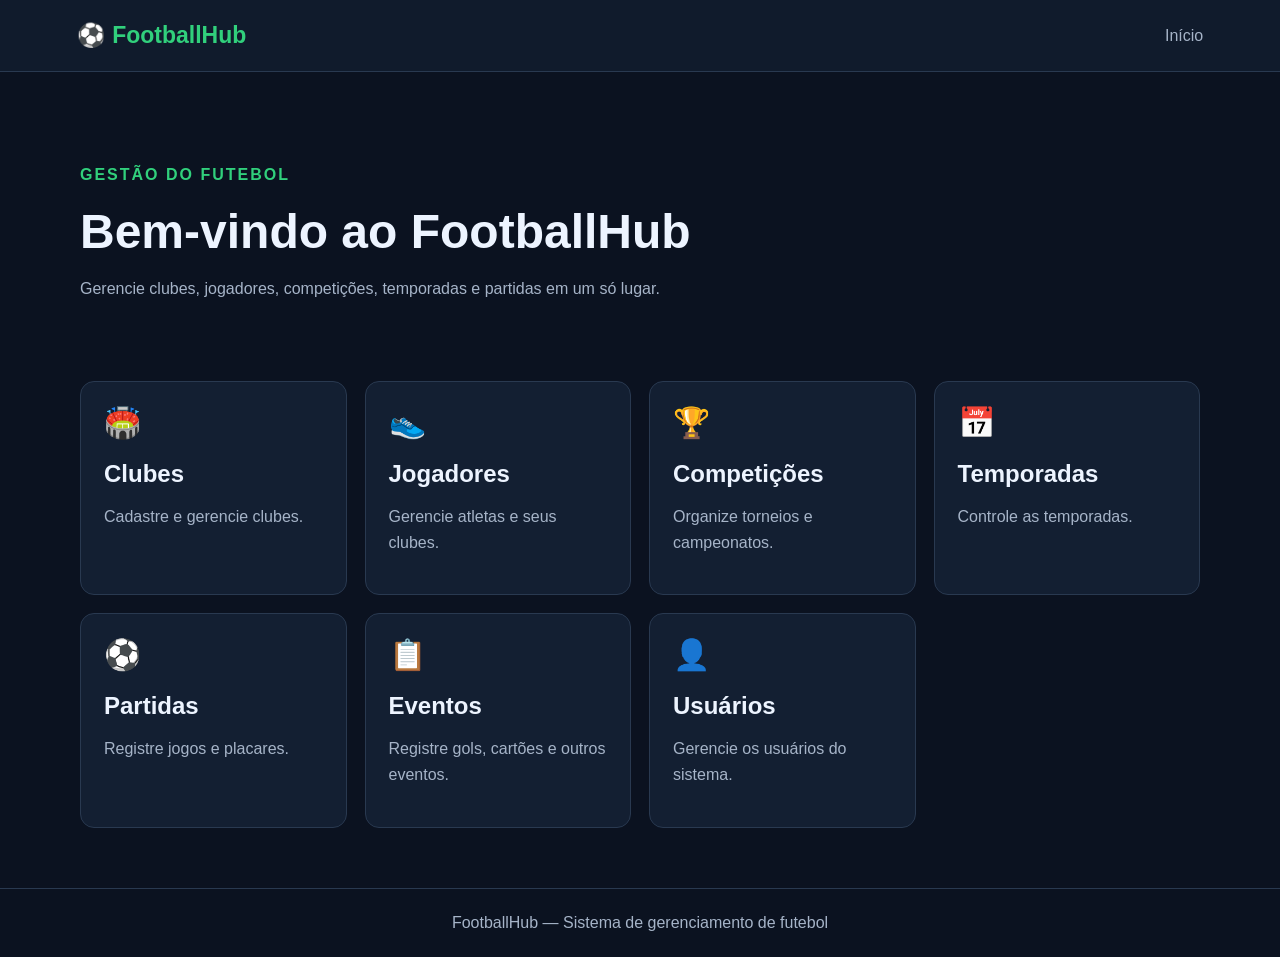
<file: index.html>
<!DOCTYPE html>
<html lang="pt-BR">
<head>
    <meta charset="UTF-8">
    <meta name="viewport" content="width=device-width, initial-scale=1.0">
    <title>FootballHub | Início</title>
    <link rel="stylesheet" href="style.css">
</head>
<body>
    <header class="topo">
        <a class="logo" href="index.html">⚽ FootballHub</a>
        <nav><a href="index.html">Início</a></nav>
    </header>

    <main class="container">
        <section class="hero">
            <p class="etiqueta">GESTÃO DO FUTEBOL</p>
            <h1>Bem-vindo ao FootballHub</h1>
            <p>Gerencie clubes, jogadores, competições, temporadas e partidas em um só lugar.</p>
        </section>

        <section class="cards">
            <a class="card" href="clubes.html"><span>🏟️</span><h2>Clubes</h2><p>Cadastre e gerencie clubes.</p></a>
            <a class="card" href="jogadores.html"><span>👟</span><h2>Jogadores</h2><p>Gerencie atletas e seus clubes.</p></a>
            <a class="card" href="competicoes.html"><span>🏆</span><h2>Competições</h2><p>Organize torneios e campeonatos.</p></a>
            <a class="card" href="temporadas.html"><span>📅</span><h2>Temporadas</h2><p>Controle as temporadas.</p></a>
            <a class="card" href="partidas.html"><span>⚽</span><h2>Partidas</h2><p>Registre jogos e placares.</p></a>
            <a class="card" href="eventos.html"><span>📋</span><h2>Eventos</h2><p>Registre gols, cartões e outros eventos.</p></a>
            <a class="card" href="usuarios.html"><span>👤</span><h2>Usuários</h2><p>Gerencie os usuários do sistema.</p></a>
        </section>
    </main>

    <footer>FootballHub — Sistema de gerenciamento de futebol</footer>
</body>
</html>
</file>
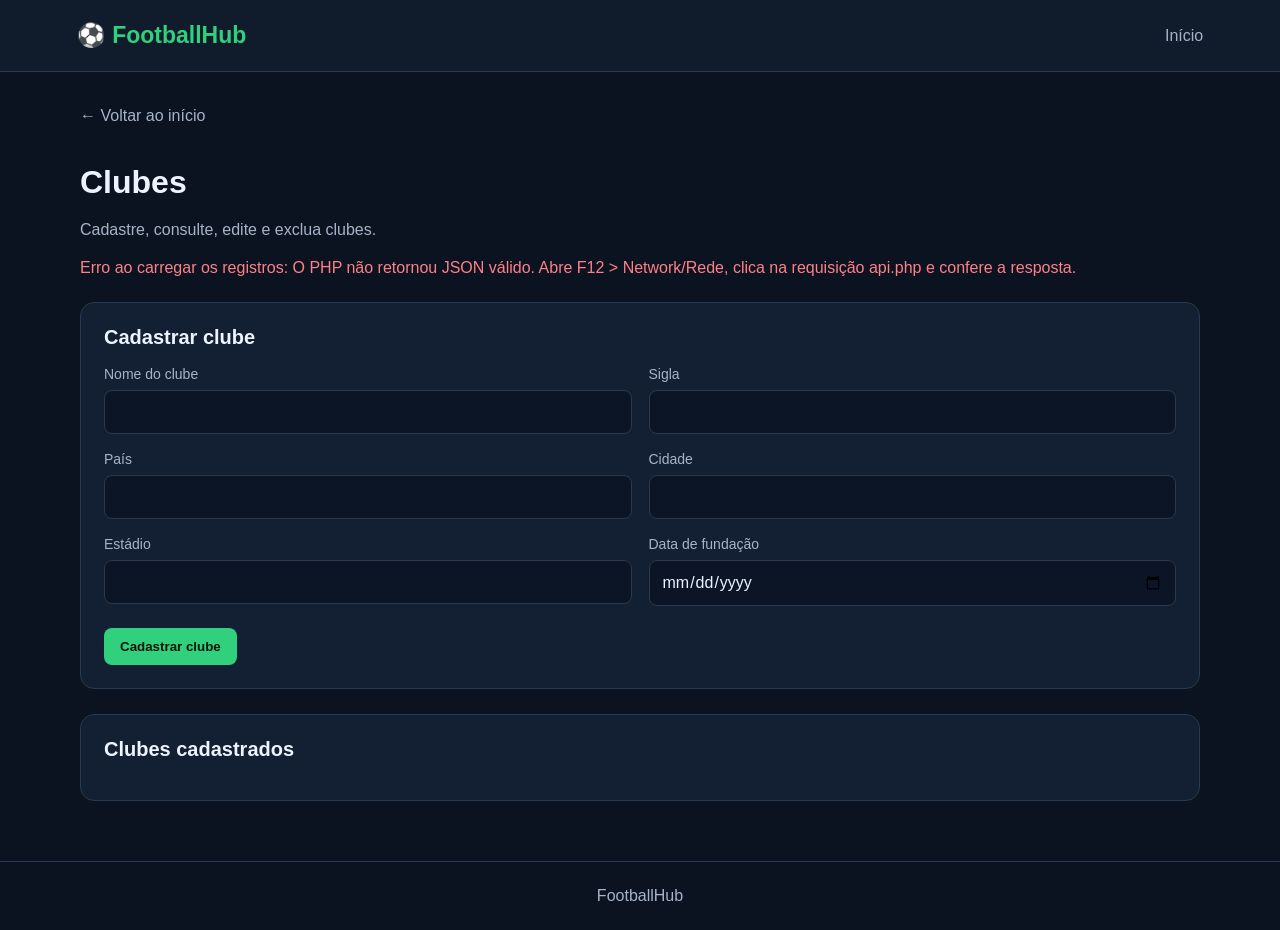
<file: clubes.html>
<!DOCTYPE html>
<html lang="pt-BR">
<head>
    <meta charset="UTF-8">
    <meta name="viewport" content="width=device-width, initial-scale=1.0">
    <title>Clubes | FootballHub</title>
    <link rel="stylesheet" href="style.css">
    <script src="script.js" defer></script>
</head>
<body>
<header class="topo">
    <a class="logo" href="index.html">⚽ FootballHub</a>
    <nav><a href="index.html">Início</a></nav>
</header>
<main class="container" data-resource="clubes">
    <a class="voltar" href="index.html">← Voltar ao início</a>
    <h1>Clubes</h1>
    <p>Cadastre, consulte, edite e exclua clubes.</p>
    <div id="mensagem" class="mensagem" role="status"></div>
    <section class="painel">
        <h2 id="titulo-form">Cadastrar clube</h2>
        <form id="form-registro">
            <div id="campos-form" class="form-grid"></div>
            <div class="acoes">
                <button type="submit" id="btn-salvar">Cadastrar clube</button>
                <button type="button" id="btn-cancelar" class="secundario" hidden>Cancelar edição</button>
            </div>
        </form>
    </section>
    <section class="painel">
        <h2>Clubes cadastrados</h2>
        <div class="tabela-container"><table><thead id="tabela-head"></thead><tbody id="tabela-body"></tbody></table></div>
    </section>
</main>
<footer>FootballHub</footer>
</body>
</html>
</file>
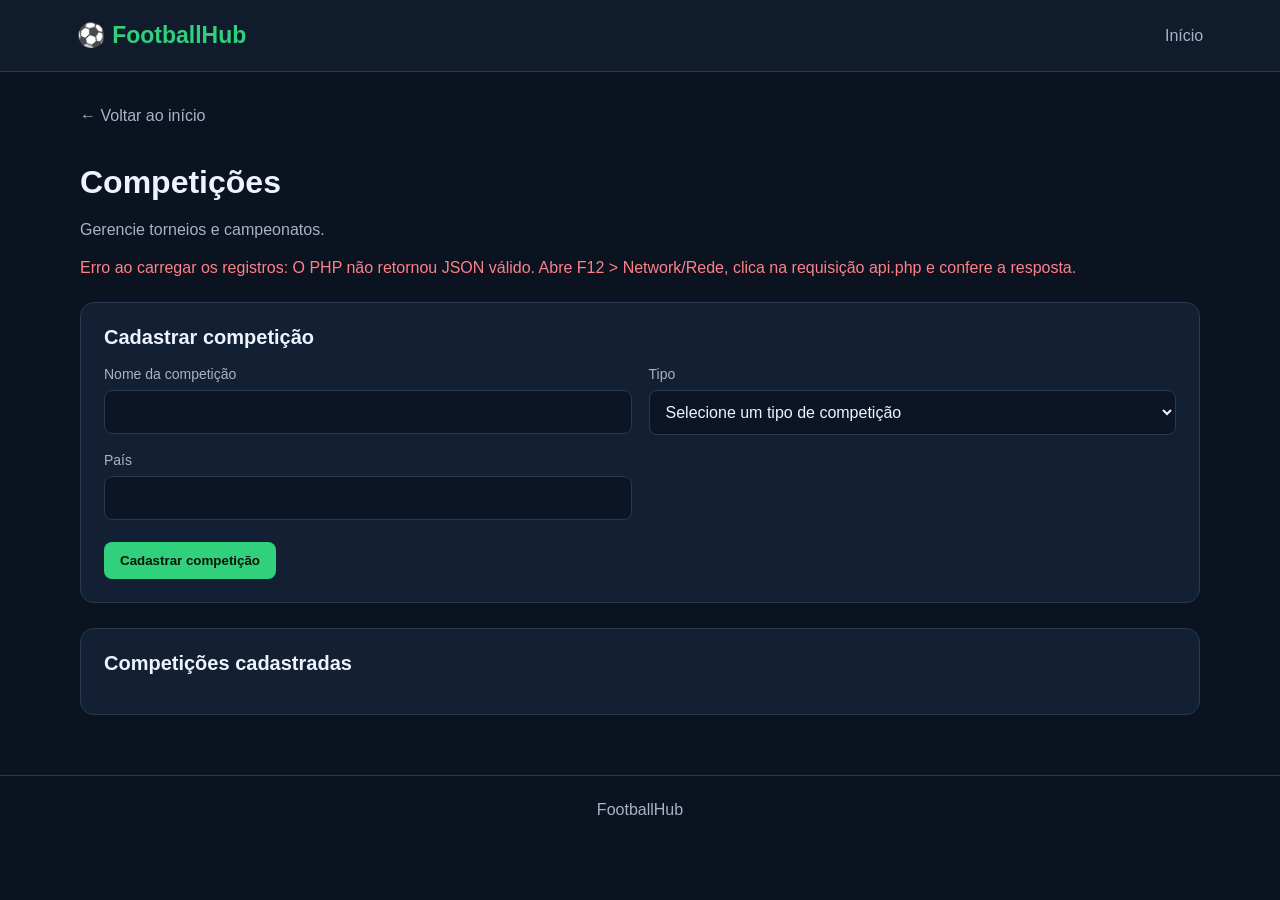
<file: competicoes.html>
<!DOCTYPE html>
<html lang="pt-BR">

<head>
    <meta charset="UTF-8">
    <meta name="viewport" content="width=device-width, initial-scale=1.0">
    <title>Competições | FootballHub</title>
    <link rel="stylesheet" href="style.css">
    <script src="script.js" defer></script>
</head>

<body>
    <header class="topo"><a class="logo" href="index.html">⚽ FootballHub</a>
        <nav><a href="index.html">Início</a></nav>
    </header>
    <main class="container" data-resource="competicoes">
        <a class="voltar" href="index.html">← Voltar ao início</a>
        <h1>Competições</h1>
        <p>Gerencie torneios e campeonatos.</p>
        <div id="mensagem" class="mensagem" role="status"></div>
        <section class="painel">
            <h2 id="titulo-form">Cadastrar competição</h2>
            <form id="form-registro">
                <div id="campos-form" class="form-grid"></div>
                <div class="acoes"><button type="submit" id="btn-salvar">Cadastrar competição</button><button
                        type="button" id="btn-cancelar" class="secundario" hidden>Cancelar edição</button></div>
            </form>
        </section>
        <section class="painel">
            <h2>Competições cadastradas</h2>
            <div class="tabela-container">
                <table>
                    <thead id="tabela-head"></thead>
                    <tbody id="tabela-body"></tbody>
                </table>
            </div>
        </section>
    </main>
    <footer>FootballHub</footer>
</body>

</html>
</file>
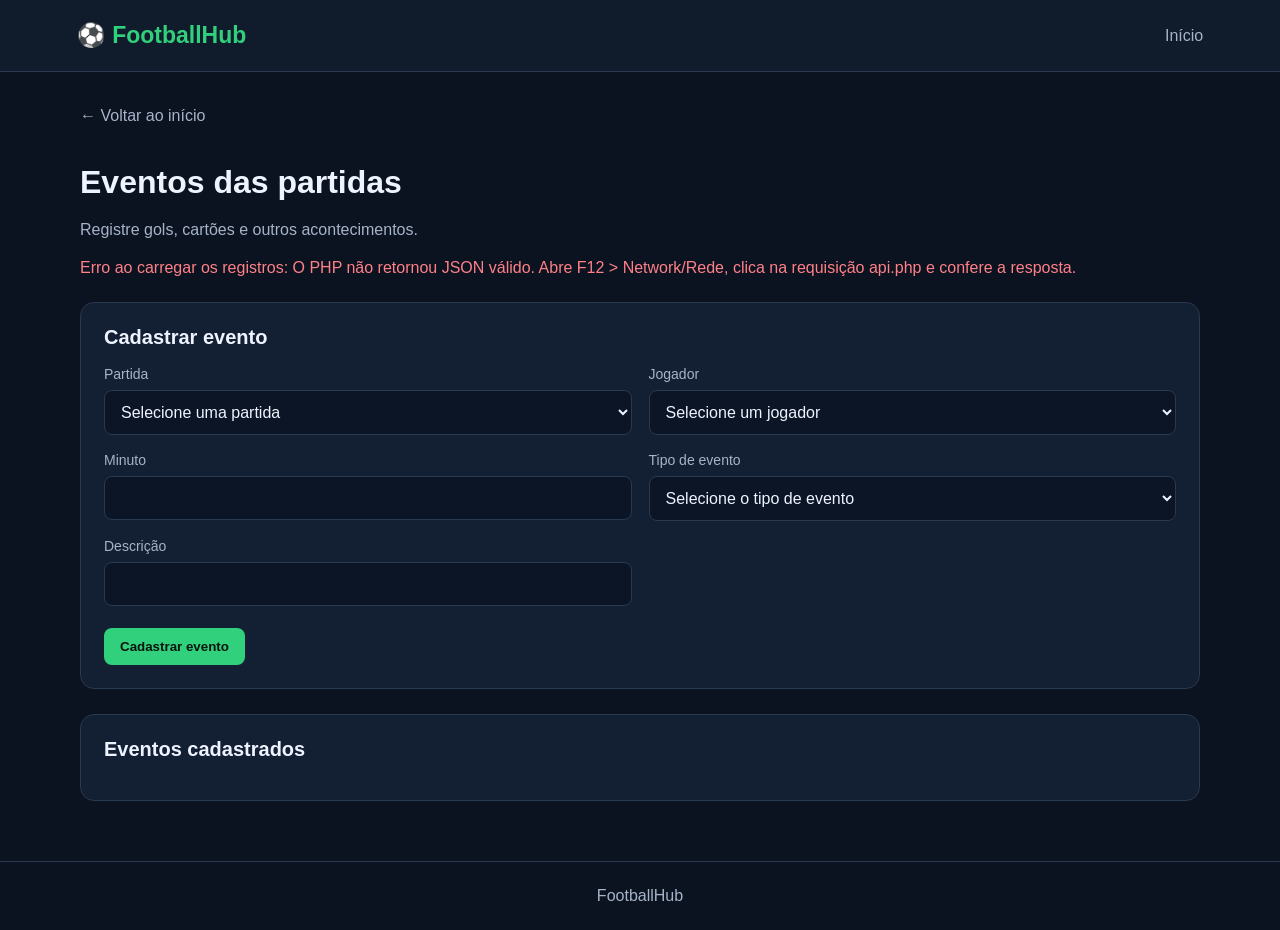
<file: eventos.html>
<!DOCTYPE html>
<html lang="pt-BR">

<head>
    <meta charset="UTF-8">
    <meta name="viewport" content="width=device-width, initial-scale=1.0">
    <title>Eventos da partida | FootballHub</title>
    <link rel="stylesheet" href="style.css">
    <script src="script.js" defer></script>
</head>

<body>
    <header class="topo"><a class="logo" href="index.html">⚽ FootballHub</a>
        <nav><a href="index.html">Início</a></nav>
    </header>
    <main class="container" data-resource="eventos_partida">
        <a class="voltar" href="index.html">← Voltar ao início</a>
        <h1>Eventos das partidas</h1>
        <p>Registre gols, cartões e outros acontecimentos.</p>
        <div id="mensagem" class="mensagem" role="status"></div>
        <section class="painel">
            <h2 id="titulo-form">Cadastrar evento</h2>
            <form id="form-registro">
                <div id="campos-form" class="form-grid"></div>
                <div class="acoes"><button type="submit" id="btn-salvar">Cadastrar evento</button><button type="button"
                        id="btn-cancelar" class="secundario" hidden>Cancelar edição</button></div>
            </form>
        </section>
        <section class="painel">
            <h2>Eventos cadastrados</h2>
            <div class="tabela-container">
                <table>
                    <thead id="tabela-head"></thead>
                    <tbody id="tabela-body"></tbody>
                </table>
            </div>
        </section>
    </main>
    <footer>FootballHub</footer>
</body>

</html>
</file>
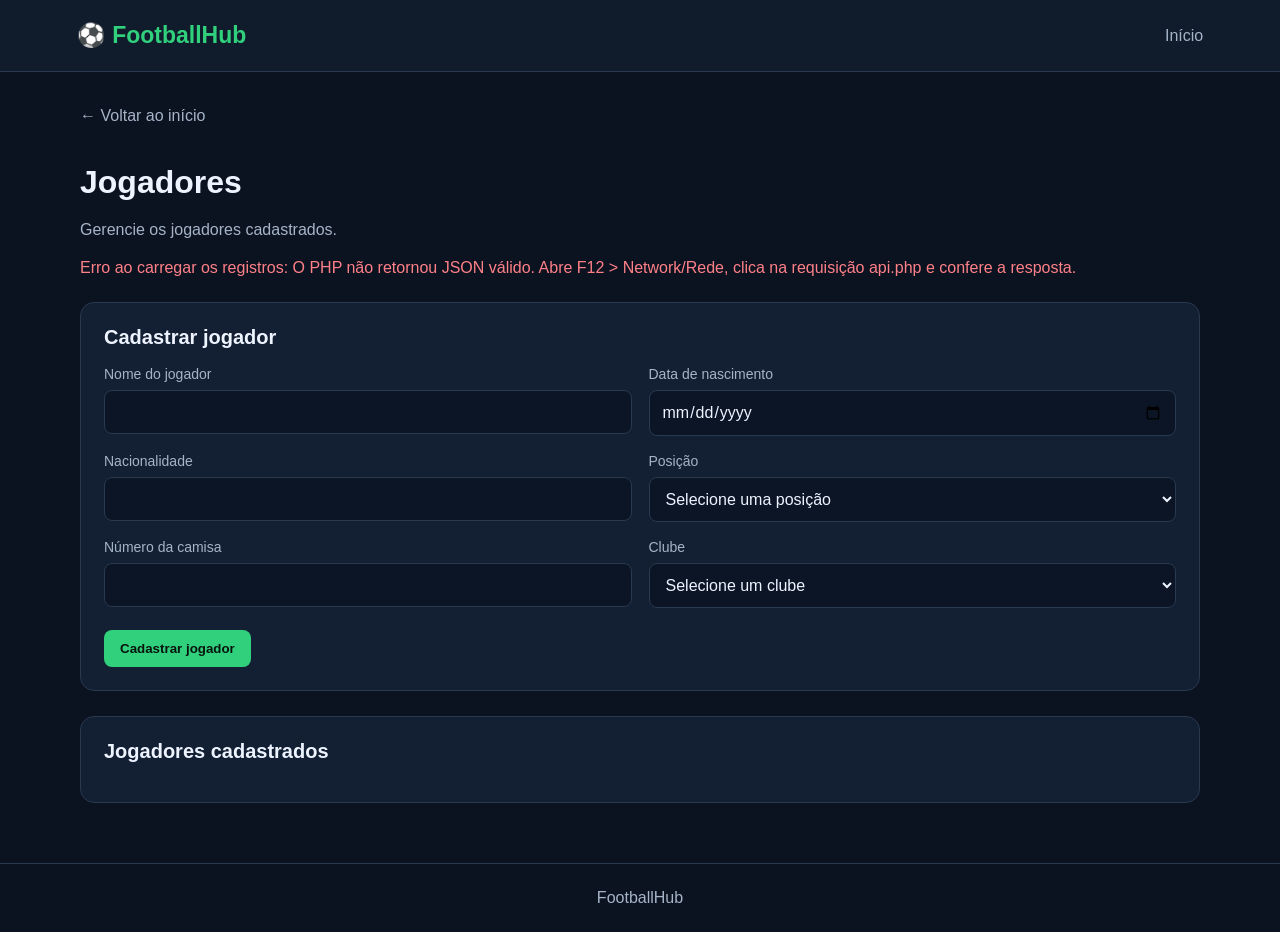
<file: jogadores.html>
<!DOCTYPE html>
<html lang="pt-BR">

<head>
    <meta charset="UTF-8">
    <meta name="viewport" content="width=device-width, initial-scale=1.0">
    <title>Jogadores | FootballHub</title>
    <link rel="stylesheet" href="style.css">
    <script src="script.js" defer></script>
</head>

<body>
    <header class="topo"><a class="logo" href="index.html">⚽ FootballHub</a>
        <nav><a href="index.html">Início</a></nav>
    </header>
    <main class="container" data-resource="jogadores">
        <a class="voltar" href="index.html">← Voltar ao início</a>
        <h1>Jogadores</h1>
        <p>Gerencie os jogadores cadastrados.</p>
        <div id="mensagem" class="mensagem" role="status"></div>
        <section class="painel">
            <h2 id="titulo-form">Cadastrar jogador</h2>
            <form id="form-registro">
                <div id="campos-form" class="form-grid"></div>
                <div class="acoes"><button type="submit" id="btn-salvar">Cadastrar jogador</button><button type="button"
                        id="btn-cancelar" class="secundario" hidden>Cancelar edição</button></div>
            </form>
        </section>
        <section class="painel">
            <h2>Jogadores cadastrados</h2>
            <div class="tabela-container">
                <table>
                    <thead id="tabela-head"></thead>
                    <tbody id="tabela-body"></tbody>
                </table>
            </div>
        </section>
    </main>
    <footer>FootballHub</footer>
</body>

</html>
</file>
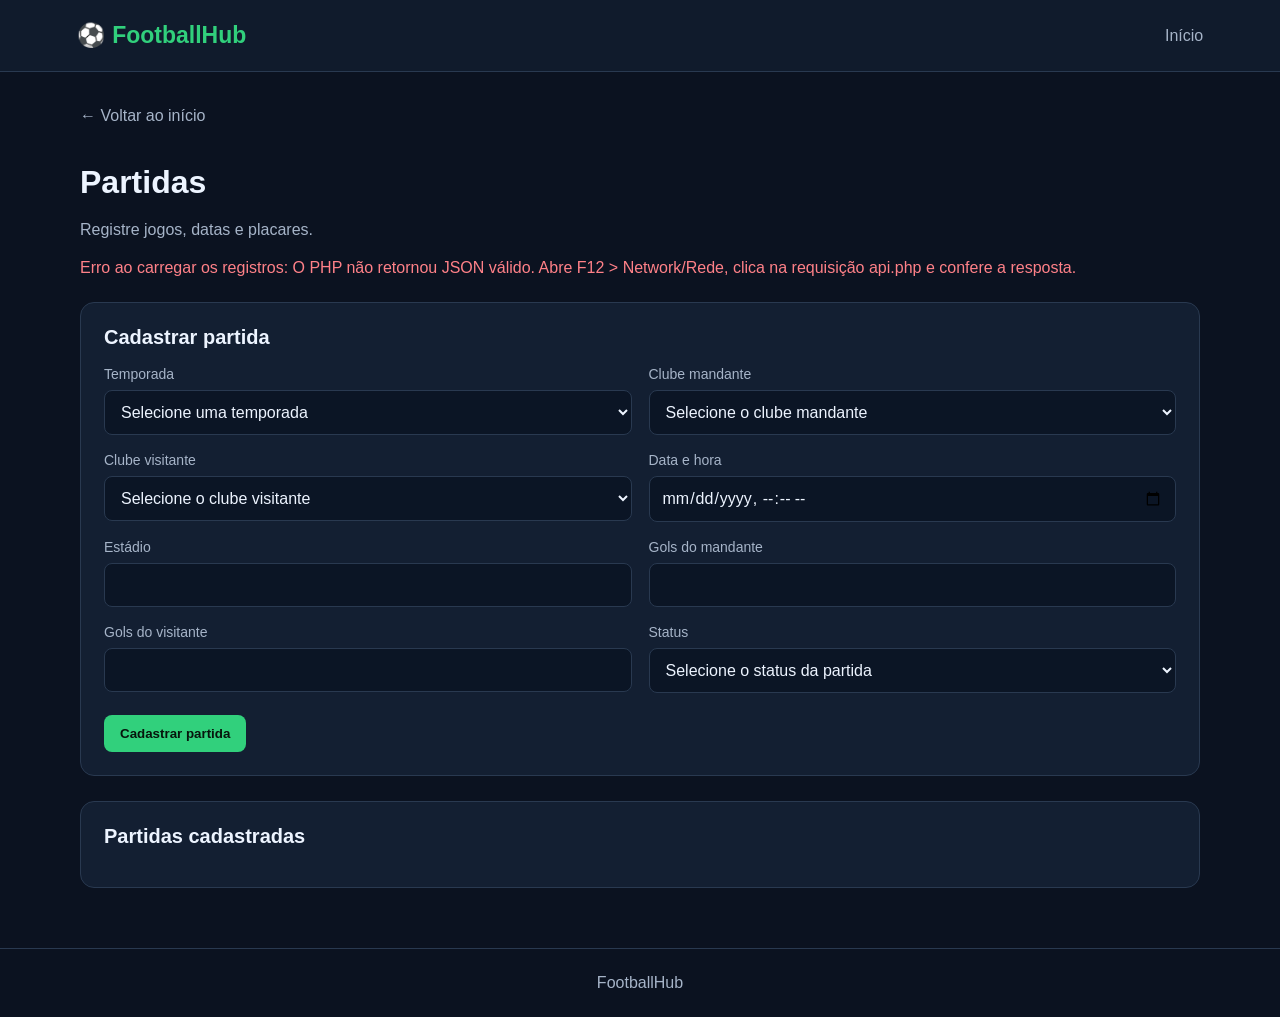
<file: partidas.html>
<!DOCTYPE html>
<html lang="pt-BR">

<head>
    <meta charset="UTF-8">
    <meta name="viewport" content="width=device-width, initial-scale=1.0">
    <title>Partidas | FootballHub</title>
    <link rel="stylesheet" href="style.css">
    <script src="script.js" defer></script>
</head>

<body>
    <header class="topo"><a class="logo" href="index.html">⚽ FootballHub</a>
        <nav><a href="index.html">Início</a></nav>
    </header>
    <main class="container" data-resource="partidas">
        <a class="voltar" href="index.html">← Voltar ao início</a>
        <h1>Partidas</h1>
        <p>Registre jogos, datas e placares.</p>
        <div id="mensagem" class="mensagem" role="status"></div>
        <section class="painel">
            <h2 id="titulo-form">Cadastrar partida</h2>
            <form id="form-registro">
                <div id="campos-form" class="form-grid"></div>
                <div class="acoes"><button type="submit" id="btn-salvar">Cadastrar partida</button><button type="button"
                        id="btn-cancelar" class="secundario" hidden>Cancelar edição</button></div>
            </form>
        </section>
        <section class="painel">
            <h2>Partidas cadastradas</h2>
            <div class="tabela-container">
                <table>
                    <thead id="tabela-head"></thead>
                    <tbody id="tabela-body"></tbody>
                </table>
            </div>
        </section>
    </main>
    <footer>FootballHub</footer>
</body>

</html>
</file>
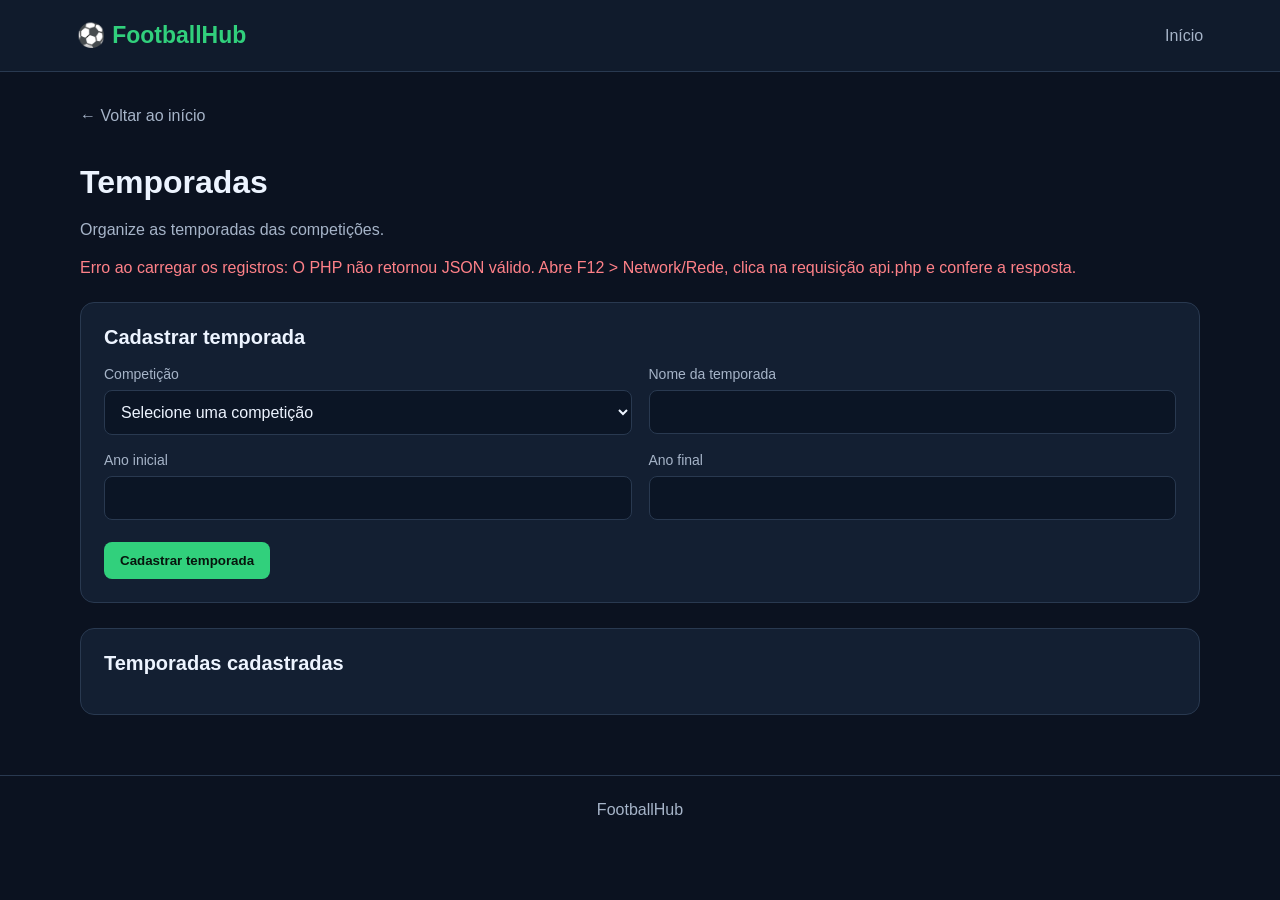
<file: temporadas.html>
<!DOCTYPE html>
<html lang="pt-BR">

<head>
    <meta charset="UTF-8">
    <meta name="viewport" content="width=device-width, initial-scale=1.0">
    <title>Temporadas | FootballHub</title>
    <link rel="stylesheet" href="style.css">
    <script src="script.js" defer></script>
</head>

<body>
    <header class="topo"><a class="logo" href="index.html">⚽ FootballHub</a>
        <nav><a href="index.html">Início</a></nav>
    </header>
    <main class="container" data-resource="temporadas">
        <a class="voltar" href="index.html">← Voltar ao início</a>
        <h1>Temporadas</h1>
        <p>Organize as temporadas das competições.</p>
        <div id="mensagem" class="mensagem" role="status"></div>
        <section class="painel">
            <h2 id="titulo-form">Cadastrar temporada</h2>
            <form id="form-registro">
                <div id="campos-form" class="form-grid"></div>
                <div class="acoes"><button type="submit" id="btn-salvar">Cadastrar temporada</button><button
                        type="button" id="btn-cancelar" class="secundario" hidden>Cancelar edição</button></div>
            </form>
        </section>
        <section class="painel">
            <h2>Temporadas cadastradas</h2>
            <div class="tabela-container">
                <table>
                    <thead id="tabela-head"></thead>
                    <tbody id="tabela-body"></tbody>
                </table>
            </div>
        </section>
    </main>
    <footer>FootballHub</footer>
</body>

</html>
</file>
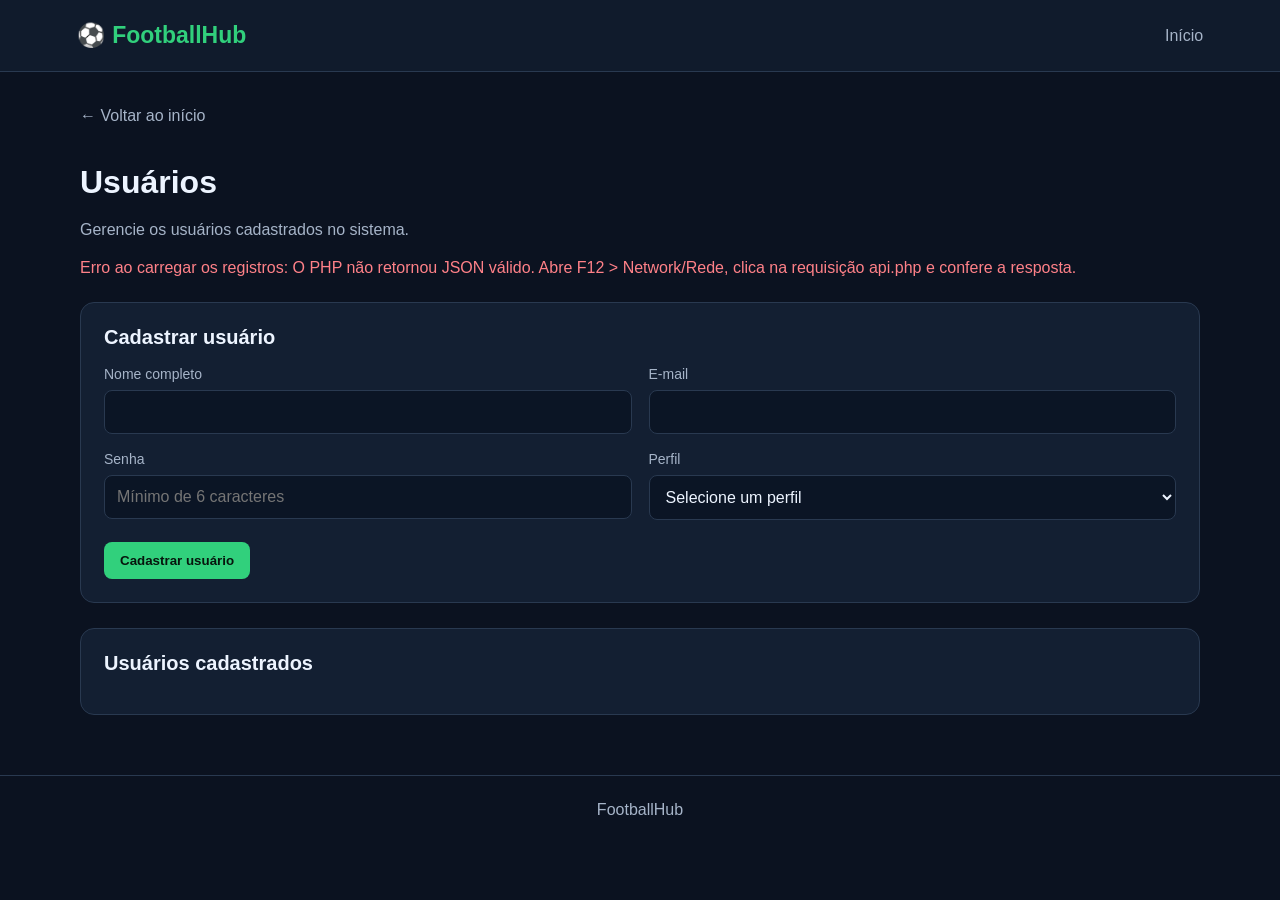
<file: usuarios.html>
<!DOCTYPE html>
<html lang="pt-BR">

<head>
    <meta charset="UTF-8">
    <meta name="viewport" content="width=device-width, initial-scale=1.0">
    <title>Usuários | FootballHub</title>
    <link rel="stylesheet" href="style.css">
    <script src="script.js" defer></script>
</head>

<body>
    <header class="topo"><a class="logo" href="index.html">⚽ FootballHub</a>
        <nav><a href="index.html">Início</a></nav>
    </header>
    <main class="container" data-resource="usuarios">
        <a class="voltar" href="index.html">← Voltar ao início</a>
        <h1>Usuários</h1>
        <p>Gerencie os usuários cadastrados no sistema.</p>
        <div id="mensagem" class="mensagem" role="status"></div>
        <section class="painel">
            <h2 id="titulo-form">Cadastrar usuário</h2>
            <form id="form-registro">
                <div id="campos-form" class="form-grid"></div>
                <div class="acoes"><button type="submit" id="btn-salvar">Cadastrar usuário</button><button type="button"
                        id="btn-cancelar" class="secundario" hidden>Cancelar edição</button></div>
            </form>
        </section>
        <section class="painel">
            <h2>Usuários cadastrados</h2>
            <div class="tabela-container">
                <table>
                    <thead id="tabela-head"></thead>
                    <tbody id="tabela-body"></tbody>
                </table>
            </div>
        </section>
    </main>
    <footer>FootballHub</footer>
</body>

</html>
</file>
<file: style.css>
:root {
    --fundo: #0b1220;
    --painel: #131f32;
    --borda: #293950;
    --verde: #31d07c;
    --texto: #edf4ff;
    --cinza: #a6b4c8;
    --vermelho: #ff626b;
}

* {
    box-sizing: border-box;
}

body {
    margin: 0;
    font-family: Arial, Helvetica, sans-serif;
    background: var(--fundo);
    color: var(--texto);
}

a {
    color: inherit;
    text-decoration: none;
}

.topo {
    min-height: 72px;
    padding: 18px 6%;
    display: flex;
    justify-content: space-between;
    align-items: center;
    gap: 20px;
    background: #101b2c;
    border-bottom: 1px solid var(--borda);
}

.logo {
    font-size: 23px;
    font-weight: bold;
    color: var(--verde);
}

nav a,
.voltar {
    color: var(--cinza);
}

nav a:hover,
.voltar:hover {
    color: var(--verde);
}

.container {
    width: min(1120px, 92%);
    margin: 35px auto 60px;
}

.hero {
    padding: 38px 0;
}

.hero h1 {
    font-size: clamp(30px, 5vw, 48px);
    margin: 12px 0;
}

.hero p {
    color: var(--cinza);
    line-height: 1.7;
}

.etiqueta {
    color: var(--verde) !important;
    font-weight: bold;
    letter-spacing: 2px;
}

.cards {
    display: grid;
    grid-template-columns: repeat(auto-fit, minmax(220px, 1fr));
    gap: 18px;
    margin-top: 25px;
}

.card,
.painel {
    background: var(--painel);
    border: 1px solid var(--borda);
    border-radius: 14px;
    padding: 23px;
}

.card {
    transition: transform .2s, border-color .2s;
}

.card:hover {
    transform: translateY(-4px);
    border-color: var(--verde);
}

.card span {
    font-size: 30px;
}

.card h2 {
    margin-bottom: 8px;
}

.card p,
main>p {
    color: var(--cinza);
    line-height: 1.6;
}

.voltar {
    display: inline-block;
    margin-bottom: 18px;
}

h1 {
    margin-bottom: 8px;
}

.painel {
    margin-top: 25px;
}

.painel h2 {
    margin-top: 0;
    font-size: 20px;
}

.form-grid {
    display: grid;
    grid-template-columns: repeat(2, minmax(0, 1fr));
    gap: 17px;
}

.campo {
    display: flex;
    flex-direction: column;
    gap: 8px;
}

.campo label {
    color: var(--cinza);
    font-size: 14px;
}

input,
select,
textarea {
    width: 100%;
    padding: 12px;
    border: 1px solid var(--borda);
    border-radius: 8px;
    background: #0b1525;
    color: var(--texto);
    font: inherit;
}

input:focus,
select:focus,
textarea:focus {
    outline: 2px solid var(--verde);
    border-color: transparent;
}

.acoes {
    display: flex;
    flex-wrap: wrap;
    gap: 10px;
    margin-top: 22px;
}

button {
    border: 0;
    border-radius: 8px;
    padding: 11px 16px;
    background: var(--verde);
    color: #07150d;
    font-weight: bold;
    cursor: pointer;
}

button:hover {
    filter: brightness(.92);
}

button:disabled {
    opacity: .6;
    cursor: wait;
}

button.secundario {
    background: #34445b;
    color: white;
}

button.perigo {
    background: #572b37;
    color: #ffd9dc;
}

button.pequeno {
    padding: 8px 10px;
    font-size: 12px;
}

.mensagem {
    margin-top: 15px;
}

.mensagem:empty {
    display: none;
}

.mensagem.sucesso {
    color: var(--verde);
}

.mensagem.erro {
    color: #ff8188;
}

.tabela-container {
    overflow-x: auto;
}

table {
    width: 100%;
    border-collapse: collapse;
    min-width: 650px;
}

th,
td {
    padding: 13px 12px;
    text-align: left;
    border-bottom: 1px solid var(--borda);
}

th {
    color: var(--verde);
    font-size: 13px;
}

td {
    color: #dce6f5;
    font-size: 14px;
}

td .acoes-tabela {
    display: flex;
    gap: 7px;
}

.vazio {
    text-align: center;
    color: var(--cinza);
    padding: 25px;
}

footer {
    text-align: center;
    padding: 25px;
    color: var(--cinza);
    border-top: 1px solid var(--borda);
}

@media (max-width: 600px) {
    .topo {
        padding: 16px 4%;
    }

    .logo {
        font-size: 19px;
    }

    .container {
        margin-top: 24px;
    }

    .form-grid {
        grid-template-columns: 1fr;
    }

    .painel {
        padding: 17px;
    }
}
</file>
